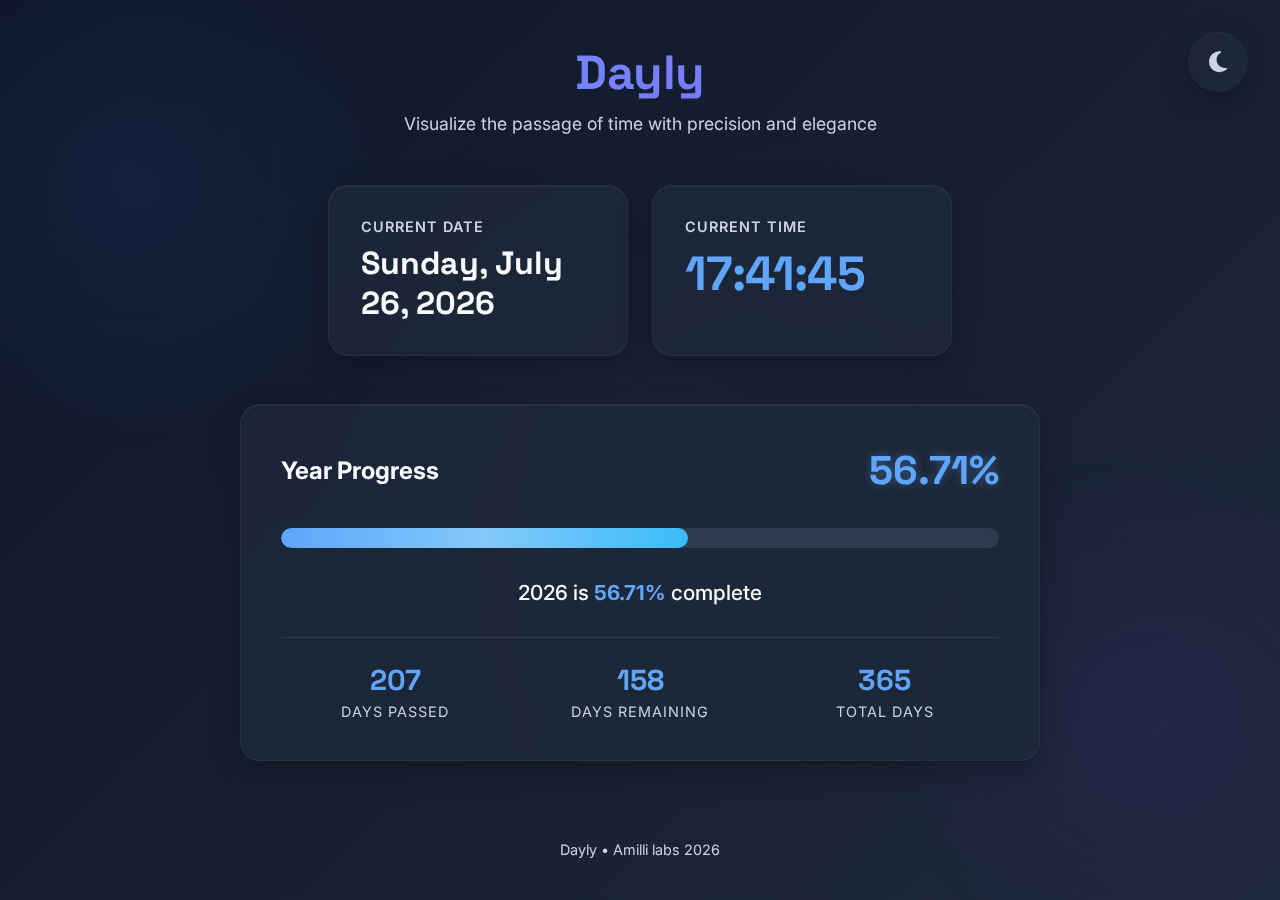
<file: index.html>
<!doctype html>
<html lang="en">
  <head>
    <meta charset="UTF-8" />
    <meta name="viewport" content="width=device-width, initial-scale=1.0" />
    <title>Year Progress Tracker</title>
    <link
      rel="stylesheet"
      href="https://cdnjs.cloudflare.com/ajax/libs/font-awesome/6.4.0/css/all.min.css"
    />
    <link
      href="https://fonts.googleapis.com/css2?family=Inter:wght@300;400;500;600;700&family=Space+Grotesk:wght@300;400;500;600&display=swap"
      rel="stylesheet"
    />
    <link rel="stylesheet" href="styles.css" />
    <link rel="manifest" href="manifest.json" />
    <meta name="theme-color" content="#0f172a" />
    <meta
      name="description"
      content="Visualize the passage of time with a beautiful year progress tracker"
    />
  </head>
  <body class="dark-mode">
    <div class="theme-toggle">
      <button class="toggle-btn" id="themeToggle" aria-label="Toggle theme">
        <div class="sun-rays" id="sunRays">
          <!-- Sun rays will be generated by JS -->
        </div>
        <div class="stars-container" id="starsContainer">
          <!-- Stars will be generated by JS -->
        </div>
        <i class="fas fa-sun sun-icon"></i>
        <i class="fas fa-moon moon-icon"></i>
      </button>
    </div>

    <div class="container">
      <header class="header">
        <h1 class="title">Dayly</h1>
        <p class="subtitle">
          Visualize the passage of time with precision and elegance
        </p>
      </header>

      <div class="datetime-container">
        <div class="datetime-card">
          <div class="card-label">Current Date</div>
          <div class="date-display" id="dateDisplay">
            Tuesday, January 21, 2026
          </div>
        </div>

        <div class="datetime-card">
          <div class="card-label">Current Time</div>
          <div class="time-display" id="timeDisplay">14:23:45</div>
        </div>
      </div>

      <main class="progress-container">
        <div class="progress-header">
          <h2 class="progress-title">Year Progress</h2>
          <div class="progress-percent" id="percentText">0.00%</div>
        </div>

        <div class="progress-bar-container">
          <div class="progress-bar" id="progressBar"></div>
        </div>

        <div class="progress-text" id="progressText">
          <span id="yearText">2026</span> is
          <span id="percentTextInline">0.00%</span> complete
        </div>

        <div class="progress-stats">
          <div class="stat">
            <div class="stat-value" id="daysPassed">0</div>
            <div class="stat-label">Days Passed</div>
          </div>

          <div class="stat">
            <div class="stat-value" id="daysRemaining">365</div>
            <div class="stat-label">Days Remaining</div>
          </div>

          <div class="stat">
            <div class="stat-value" id="totalDays">365</div>
            <div class="stat-label">Total Days</div>
          </div>
        </div>
      </main>

      <footer class="footer">
        <p>
          Dayly • Amilli labs
          <span id="currentYear">2026</span>
        </p>
      </footer>
    </div>

    <script src="scripts.js"></script>
    <!-- Optional PWA Service Worker -->
    <script>
      if ("serviceWorker" in navigator) {
        window.addEventListener("load", () => {
          navigator.serviceWorker.register("sw.js").catch((error) => {
            console.log("ServiceWorker registration failed:", error);
          });
        });
      }
    </script>
  </body>
</html>
</file>
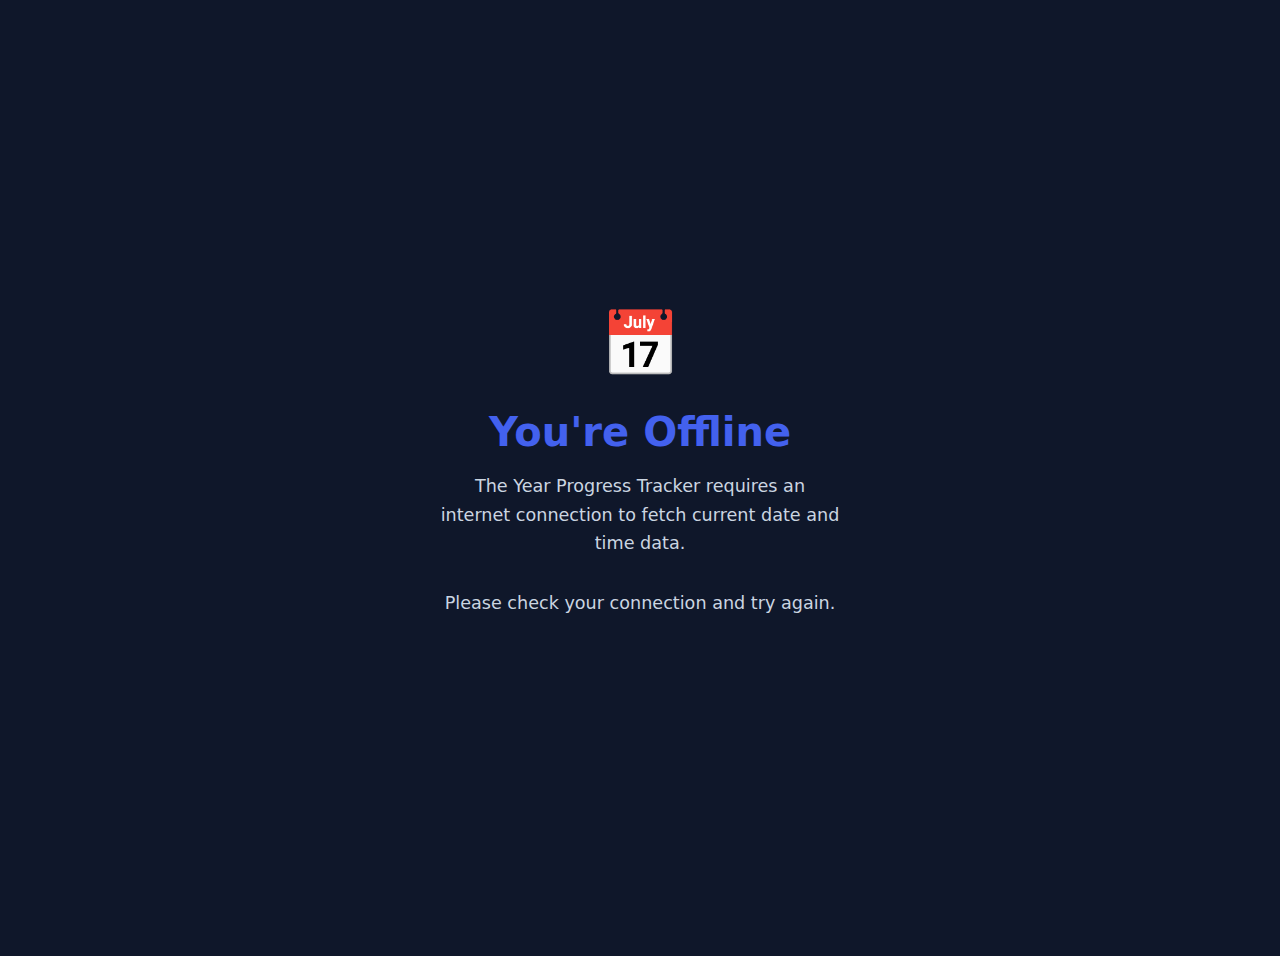
<file: offline.html>
<!doctype html>
<html lang="en">
  <head>
    <meta charset="UTF-8" />
    <meta name="viewport" content="width=device-width, initial-scale=1.0" />
    <title>Offline - Year Progress Tracker</title>
    <style>
      body {
        font-family:
          system-ui,
          -apple-system,
          sans-serif;
        background: #0f172a;
        color: #f8fafc;
        height: 100vh;
        display: flex;
        align-items: center;
        justify-content: center;
        text-align: center;
        padding: 20px;
      }
      .container {
        max-width: 400px;
      }
      h1 {
        font-size: 2.5rem;
        margin-bottom: 1rem;
        color: #4361ee;
      }
      p {
        font-size: 1.1rem;
        line-height: 1.6;
        margin-bottom: 2rem;
        color: #cbd5e1;
      }
      .icon {
        font-size: 4rem;
        margin-bottom: 1.5rem;
        color: #fbbf24;
      }
    </style>
  </head>
  <body>
    <div class="container">
      <div class="icon">📅</div>
      <h1>You're Offline</h1>
      <p>
        The Year Progress Tracker requires an internet connection to fetch
        current date and time data.
      </p>
      <p>Please check your connection and try again.</p>
    </div>
  </body>
</html>
</file>
<file: styles.css>
:root {
  /* Light Theme Variables */
  --light-bg: linear-gradient(135deg, #f0f7ff 0%, #e6f0ff 100%);
  --light-bg-pattern:
    radial-gradient(
      circle at 10% 20%,
      rgba(91, 173, 254, 0.05) 0%,
      transparent 20%
    ),
    radial-gradient(
      circle at 90% 80%,
      rgba(0, 209, 255, 0.05) 0%,
      transparent 20%
    );
  --light-primary: #1a1a2e;
  --light-secondary: #2d3748;
  --light-accent: #3b82f6;
  --light-accent-glow: rgba(59, 130, 246, 0.3);
  --light-card-bg: rgba(255, 255, 255, 0.92);
  --light-card-shadow:
    0 10px 30px rgba(0, 0, 0, 0.08), 0 1px 3px rgba(0, 0, 0, 0.05);
  --light-progress-bg: rgba(226, 232, 240, 0.8);
  --light-progress-fill: linear-gradient(90deg, #3b82f6, #60a5fa);

  /* Dark Theme Variables */
  --dark-bg: linear-gradient(135deg, #0f172a 0%, #1e293b 100%);
  --dark-bg-pattern:
    radial-gradient(
      circle at 10% 20%,
      rgba(59, 130, 246, 0.08) 0%,
      transparent 20%
    ),
    radial-gradient(
      circle at 90% 80%,
      rgba(124, 58, 237, 0.08) 0%,
      transparent 20%
    ),
    radial-gradient(
      circle at 50% 50%,
      rgba(255, 255, 255, 0.02) 0%,
      transparent 50%
    );
  --dark-primary: #f8fafc;
  --dark-secondary: #cbd5e1;
  --dark-accent: #60a5fa;
  --dark-accent-glow: rgba(96, 165, 250, 0.4);
  --dark-card-bg: rgba(30, 41, 59, 0.7);
  --dark-card-shadow:
    0 10px 30px rgba(0, 0, 0, 0.25), 0 1px 3px rgba(0, 0, 0, 0.1),
    inset 0 1px 0 rgba(255, 255, 255, 0.05);
  --dark-progress-bg: rgba(51, 65, 85, 0.8);
  --dark-progress-fill: linear-gradient(90deg, #60a5fa, #38bdf8);

  /* Common */
  --card-border-radius: 20px;
  --transition-speed: 0.4s;
  --transition-timing: cubic-bezier(0.4, 0, 0.2, 1);
}

* {
  margin: 0;
  padding: 0;
  box-sizing: border-box;
}

body {
  font-family:
    "Inter",
    -apple-system,
    BlinkMacSystemFont,
    sans-serif;
  min-height: 100vh;
  background: var(--bg);
  background-attachment: fixed;
  color: var(--primary);
  transition:
    background var(--transition-speed) var(--transition-timing),
    color var(--transition-speed) var(--transition-timing);
  overflow-x: hidden;
  position: relative;
}

body::before {
  content: "";
  position: fixed;
  top: 0;
  left: 0;
  width: 100%;
  height: 100%;
  background: var(--bg-pattern);
  z-index: -1;
  pointer-events: none;
}

body.light-mode {
  --bg: var(--light-bg);
  --bg-pattern: var(--light-bg-pattern);
  --primary: var(--light-primary);
  --secondary: var(--light-secondary);
  --accent: var(--light-accent);
  --accent-glow: var(--light-accent-glow);
  --card-bg: var(--light-card-bg);
  --card-shadow: var(--light-card-shadow);
  --progress-bg: var(--light-progress-bg);
  --progress-fill: var(--light-progress-fill);
}

body.dark-mode {
  --bg: var(--dark-bg);
  --bg-pattern: var(--dark-bg-pattern);
  --primary: var(--dark-primary);
  --secondary: var(--dark-secondary);
  --accent: var(--dark-accent);
  --accent-glow: var(--dark-accent-glow);
  --card-bg: var(--dark-card-bg);
  --card-shadow: var(--dark-card-shadow);
  --progress-bg: var(--dark-progress-bg);
  --progress-fill: var(--dark-progress-fill);
}

.container {
  max-width: 1000px;
  margin: 0 auto;
  padding: 2rem;
  min-height: 100vh;
  display: flex;
  flex-direction: column;
  justify-content: center;
  align-items: center;
}

/* Theme Toggle */
.theme-toggle {
  position: fixed;
  top: 2rem;
  right: 2rem;
  z-index: 1000;
}

.toggle-btn {
  width: 60px;
  height: 60px;
  border-radius: 50%;
  background: var(--card-bg);
  backdrop-filter: blur(10px);
  border: none;
  box-shadow: var(--card-shadow);
  cursor: pointer;
  display: flex;
  align-items: center;
  justify-content: center;
  font-size: 1.5rem;
  color: var(--primary);
  transition: all var(--transition-speed) var(--transition-timing);
  position: relative;
  overflow: hidden;
}

.toggle-btn:hover {
  transform: scale(1.05);
  box-shadow: 0 15px 35px rgba(0, 0, 0, 0.15);
}

.toggle-btn:active {
  transform: scale(0.95);
}

.toggle-btn i {
  position: absolute;
  transition:
    transform var(--transition-speed) var(--transition-timing),
    opacity var(--transition-speed) var(--transition-timing);
}

.sun-icon {
  color: #f59e0b;
}

.moon-icon {
  color: #cbd5e1;
}

/* Light mode - sun visible, moon hidden */
.light-mode .sun-icon {
  transform: translateY(0) rotate(0deg);
  opacity: 1;
}

.light-mode .moon-icon {
  transform: translateY(20px) rotate(-90deg);
  opacity: 0;
}

/* Dark mode - moon visible, sun hidden */
.dark-mode .sun-icon {
  transform: translateY(-20px) rotate(90deg);
  opacity: 0;
}

.dark-mode .moon-icon {
  transform: translateY(0) rotate(0deg);
  opacity: 1;
}

/* Sun Animation */
.sun-rays {
  position: absolute;
  width: 100%;
  height: 100%;
  opacity: 0;
}

.sun-ray {
  position: absolute;
  top: 50%;
  left: 50%;
  width: 2px;
  height: 15px;
  background: #f59e0b;
  border-radius: 1px;
  transform-origin: 50% 100%;
}

.sun-animation .sun-rays {
  animation: sunRays 1.5s ease-out;
}

@keyframes sunRays {
  0% {
    opacity: 0;
    transform: scale(0.5);
  }
  50% {
    opacity: 0.8;
    transform: scale(1.2);
  }
  100% {
    opacity: 0;
    transform: scale(1.5);
  }
}

/* Moon Stars Animation */
.stars-container {
  position: absolute;
  width: 100%;
  height: 100%;
  opacity: 0;
}

.star {
  position: absolute;
  width: 3px;
  height: 3px;
  background: white;
  border-radius: 50%;
  opacity: 0;
}

.moon-stars-animation .stars-container {
  animation: starsFade 2s ease-out;
}

.moon-stars-animation .star {
  animation: starFloat 1.5s ease-out forwards;
}

@keyframes starsFade {
  0%,
  100% {
    opacity: 0;
  }
  50% {
    opacity: 1;
  }
}

@keyframes starFloat {
  0% {
    transform: translate(0, 0) scale(0);
    opacity: 0;
  }
  50% {
    opacity: 1;
  }
  100% {
    transform: translate(var(--tx), var(--ty)) scale(1);
    opacity: 0;
  }
}

/* Header */
.header {
  text-align: center;
  margin-bottom: 3rem;
  width: 100%;
}

.title {
  font-family: "Space Grotesk", sans-serif;
  font-size: 3rem;
  font-weight: 700;
  margin-bottom: 0.5rem;
  background: linear-gradient(135deg, var(--accent), #8b5cf6);
  -webkit-background-clip: text;
  background-clip: text;
  color: transparent;
  letter-spacing: -0.5px;
}

.subtitle {
  font-size: 1.1rem;
  color: var(--secondary);
  font-weight: 400;
  max-width: 600px;
  margin: 0 auto;
  line-height: 1.5;
}

/* Date & Time Cards */
.datetime-container {
  display: flex;
  gap: 1.5rem;
  margin-bottom: 3rem;
  width: 100%;
  justify-content: center;
  flex-wrap: wrap;
}

.datetime-card {
  background: var(--card-bg);
  backdrop-filter: blur(10px);
  border-radius: var(--card-border-radius);
  padding: 2rem;
  box-shadow: var(--card-shadow);
  flex: 1;
  min-width: 250px;
  max-width: 300px;
  transition:
    transform 0.3s ease,
    box-shadow 0.3s ease;
  border: 1px solid rgba(255, 255, 255, 0.05);
}

.datetime-card:hover {
  transform: translateY(-5px);
  box-shadow: 0 20px 40px rgba(0, 0, 0, 0.1);
}

.card-label {
  font-size: 0.9rem;
  text-transform: uppercase;
  letter-spacing: 1px;
  color: var(--secondary);
  margin-bottom: 0.5rem;
  font-weight: 600;
}

.date-display {
  font-size: 2rem;
  font-weight: 700;
  color: var(--primary);
  font-family: "Space Grotesk", sans-serif;
}

.time-display {
  font-size: 3rem;
  font-weight: 700;
  color: var(--accent);
  font-family: "Space Grotesk", monospace;
  letter-spacing: -1px;
}

/* Progress Section */
.progress-container {
  background: var(--card-bg);
  backdrop-filter: blur(10px);
  border-radius: var(--card-border-radius);
  padding: 2.5rem;
  box-shadow: var(--card-shadow);
  width: 100%;
  max-width: 800px;
  margin-bottom: 2rem;
  border: 1px solid rgba(255, 255, 255, 0.05);
}

.progress-header {
  display: flex;
  justify-content: space-between;
  align-items: center;
  margin-bottom: 1.5rem;
  flex-wrap: wrap;
  gap: 1rem;
}

.progress-title {
  font-size: 1.5rem;
  font-weight: 700;
  color: var(--primary);
}

.progress-percent {
  font-size: 2.5rem;
  font-weight: 800;
  font-family: "Space Grotesk", sans-serif;
  color: var(--accent);
  text-shadow: 0 0 10px var(--accent-glow);
}

.progress-bar-container {
  height: 20px;
  background: var(--progress-bg);
  border-radius: 10px;
  overflow: hidden;
  margin: 2rem 0;
  position: relative;
}

.progress-bar {
  height: 100%;
  background: var(--progress-fill);
  border-radius: 10px;
  width: 0%;
  transition: width 0.8s var(--transition-timing);
  position: relative;
  overflow: hidden;
}

.progress-bar::after {
  content: "";
  position: absolute;
  top: 0;
  left: 0;
  right: 0;
  bottom: 0;
  background: linear-gradient(
    90deg,
    transparent,
    rgba(255, 255, 255, 0.3),
    transparent
  );
  animation: shimmer 2s infinite;
}

@keyframes shimmer {
  0% {
    transform: translateX(-100%);
  }
  100% {
    transform: translateX(100%);
  }
}

.progress-text {
  text-align: center;
  font-size: 1.3rem;
  color: var(--primary);
  margin-top: 1rem;
  font-weight: 500;
}

.progress-text #percentTextInline {
  font-weight: 700;
  color: var(--accent);
}

/* Progress Stats */
.progress-stats {
  display: flex;
  justify-content: space-between;
  margin-top: 2rem;
  padding-top: 1.5rem;
  border-top: 1px solid rgba(255, 255, 255, 0.1);
  flex-wrap: wrap;
  gap: 1rem;
}

.stat {
  text-align: center;
  flex: 1;
  min-width: 120px;
}

.stat-value {
  font-size: 1.8rem;
  font-weight: 800;
  color: var(--accent);
  font-family: "Space Grotesk", sans-serif;
}

.stat-label {
  font-size: 0.9rem;
  color: var(--secondary);
  text-transform: uppercase;
  letter-spacing: 1px;
  margin-top: 0.3rem;
}

/* Footer */
.footer {
  text-align: center;
  margin-top: 3rem;
  color: var(--secondary);
  font-size: 0.9rem;
  width: 100%;
}

.footer a {
  color: var(--accent);
  text-decoration: none;
}

.footer a:hover {
  text-decoration: underline;
}

/* Responsive Design */
@media (max-width: 768px) {
  .container {
    padding: 1.5rem;
  }

  .title {
    font-size: 2.2rem;
  }

  .theme-toggle {
    top: 1rem;
    right: 1rem;
  }

  .toggle-btn {
    width: 50px;
    height: 50px;
    font-size: 1.2rem;
  }

  .datetime-container {
    flex-direction: column;
    align-items: center;
  }

  .datetime-card {
    width: 100%;
    max-width: 100%;
  }

  .time-display {
    font-size: 2.5rem;
  }

  .progress-container {
    padding: 1.5rem;
  }

  .progress-percent {
    font-size: 2rem;
  }

  .progress-stats {
    flex-direction: column;
    align-items: center;
  }

  .stat {
    width: 100%;
  }
}

@media (max-width: 480px) {
  .title {
    font-size: 1.8rem;
  }

  .date-display {
    font-size: 1.6rem;
  }

  .time-display {
    font-size: 2rem;
  }

  .progress-percent {
    font-size: 1.8rem;
  }
}
</file>
